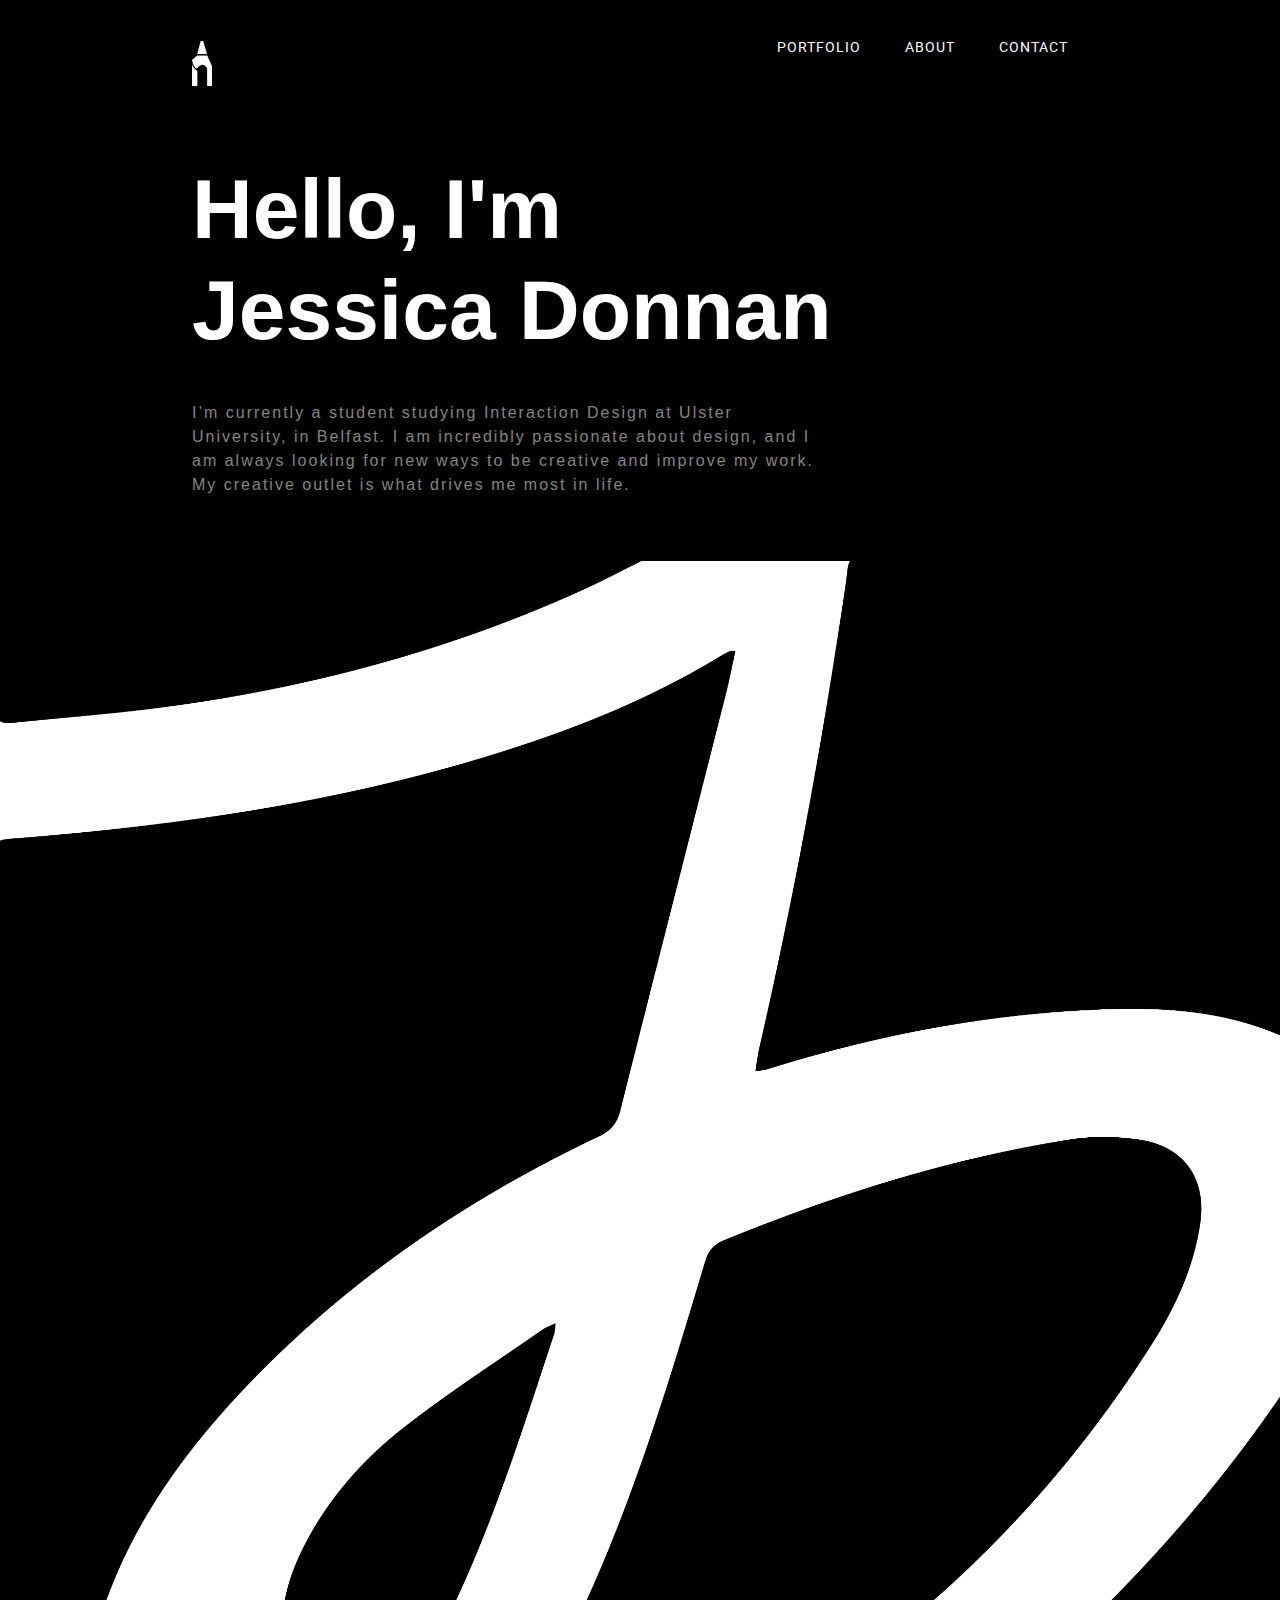
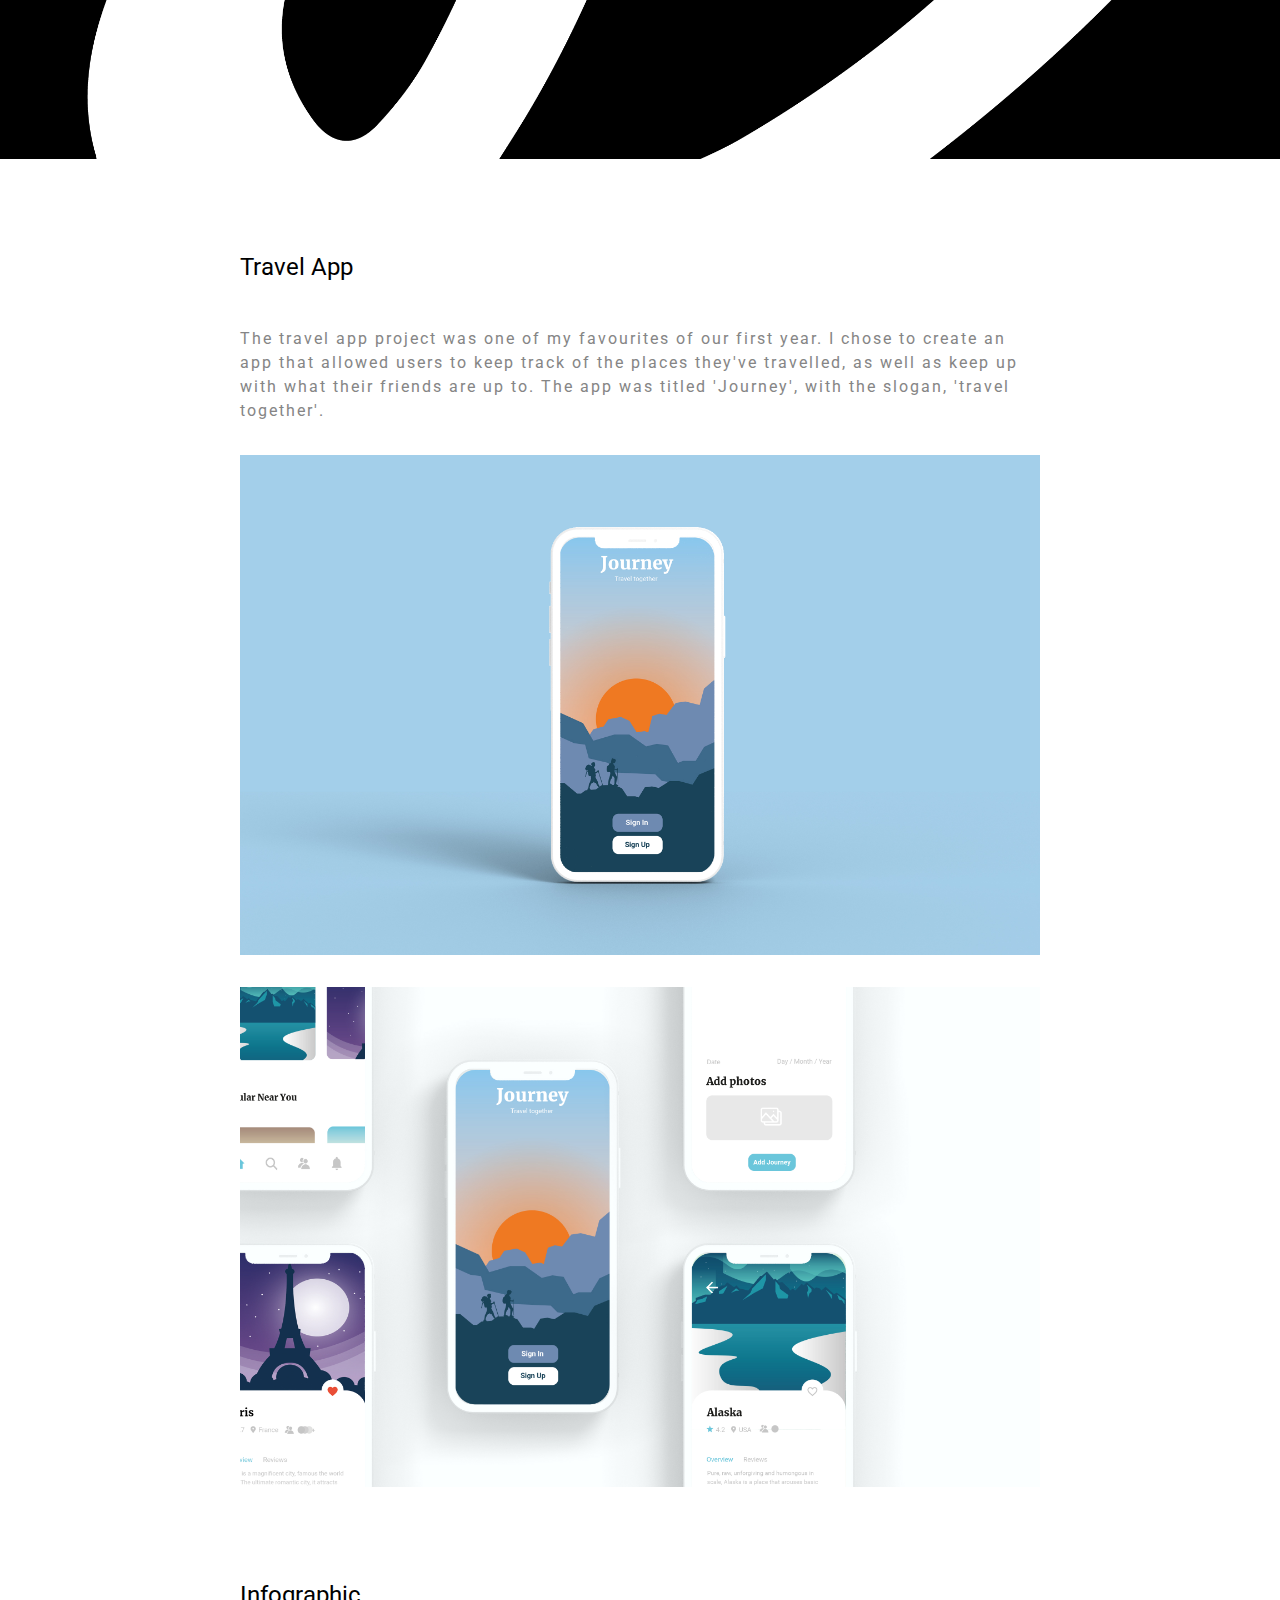
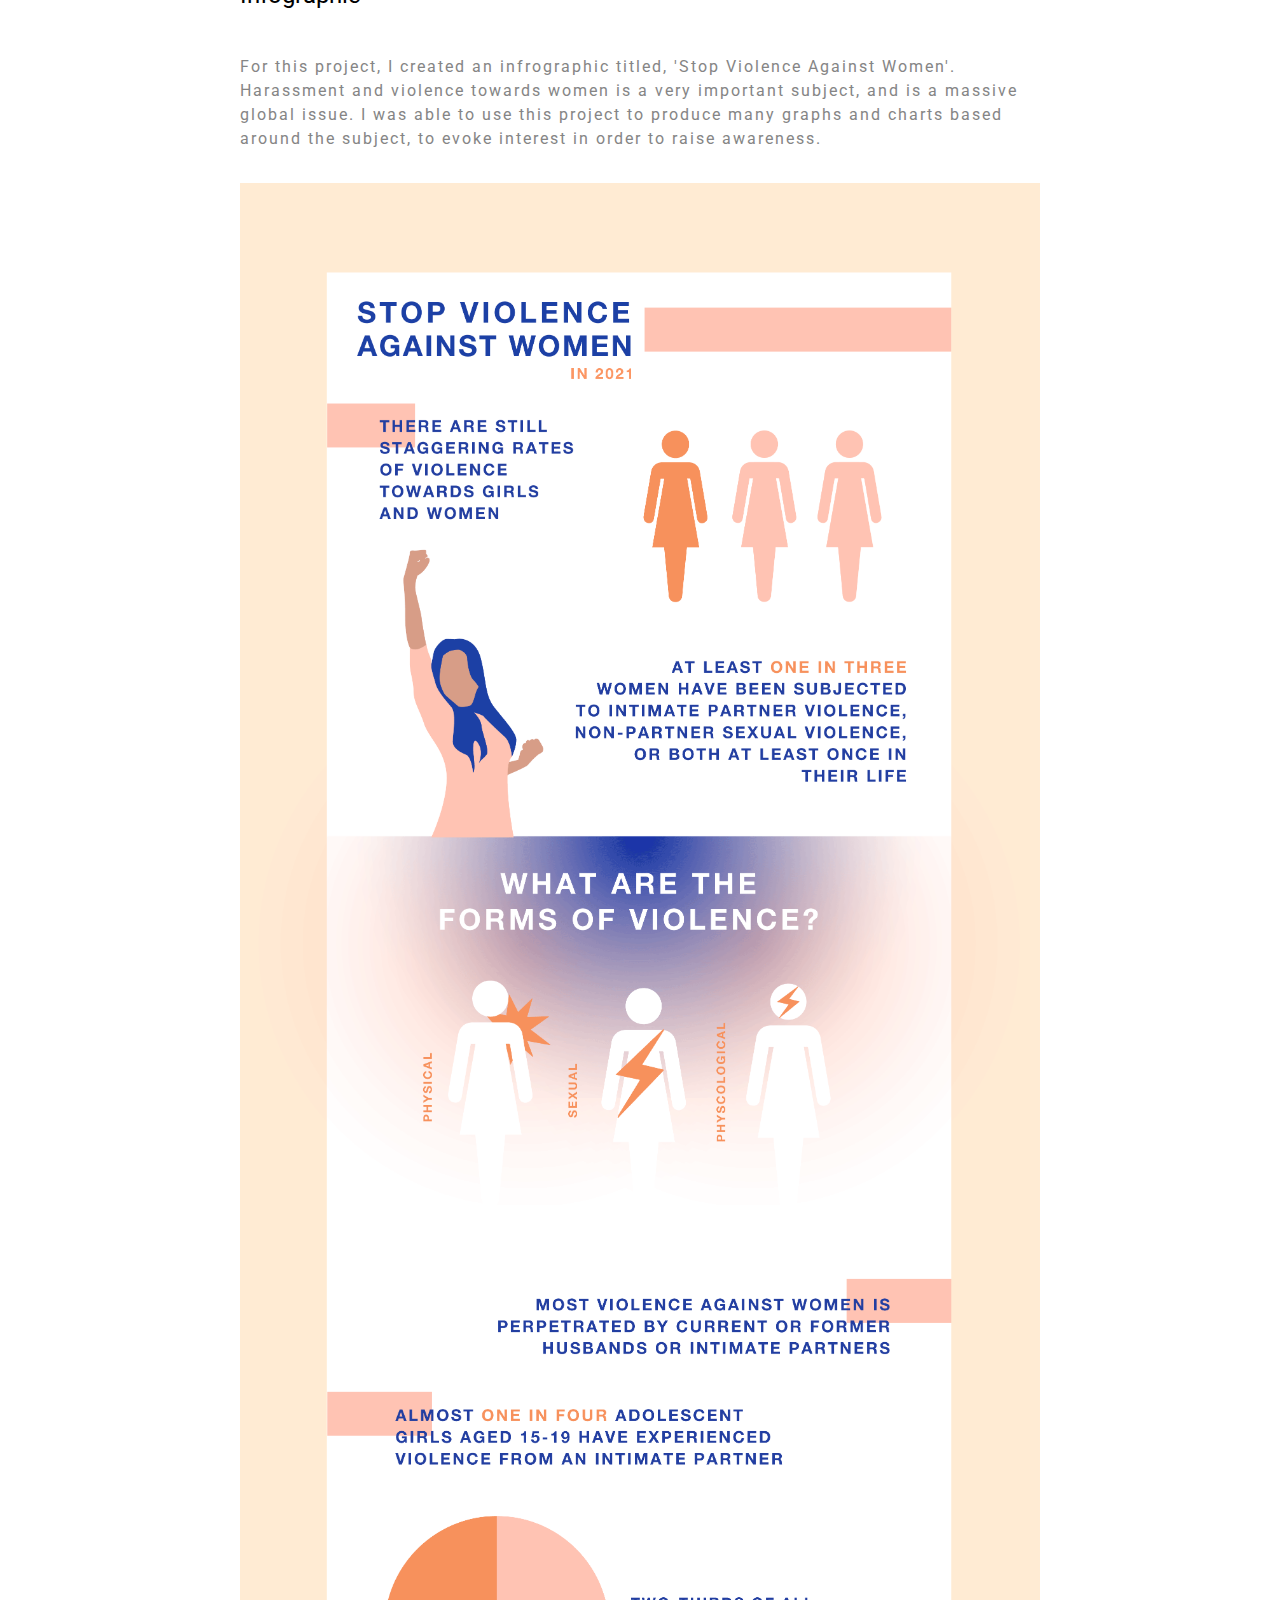
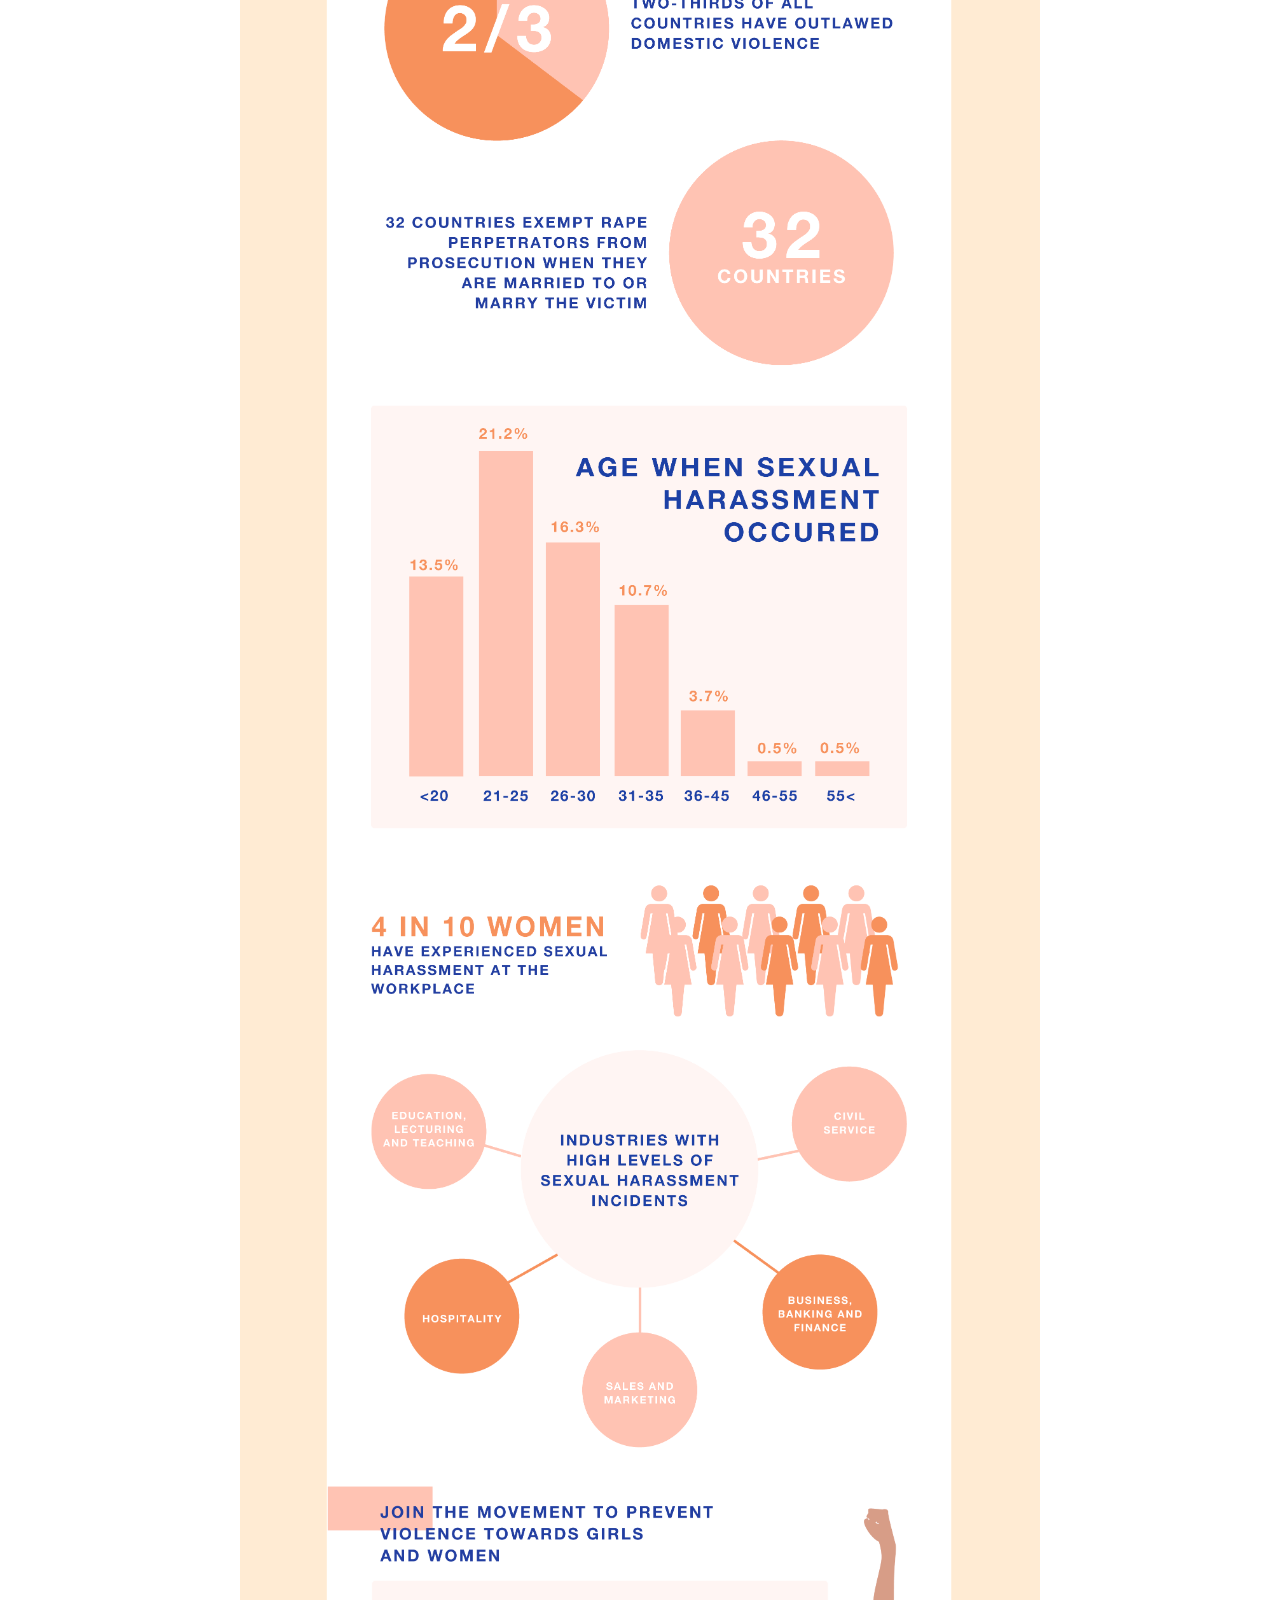
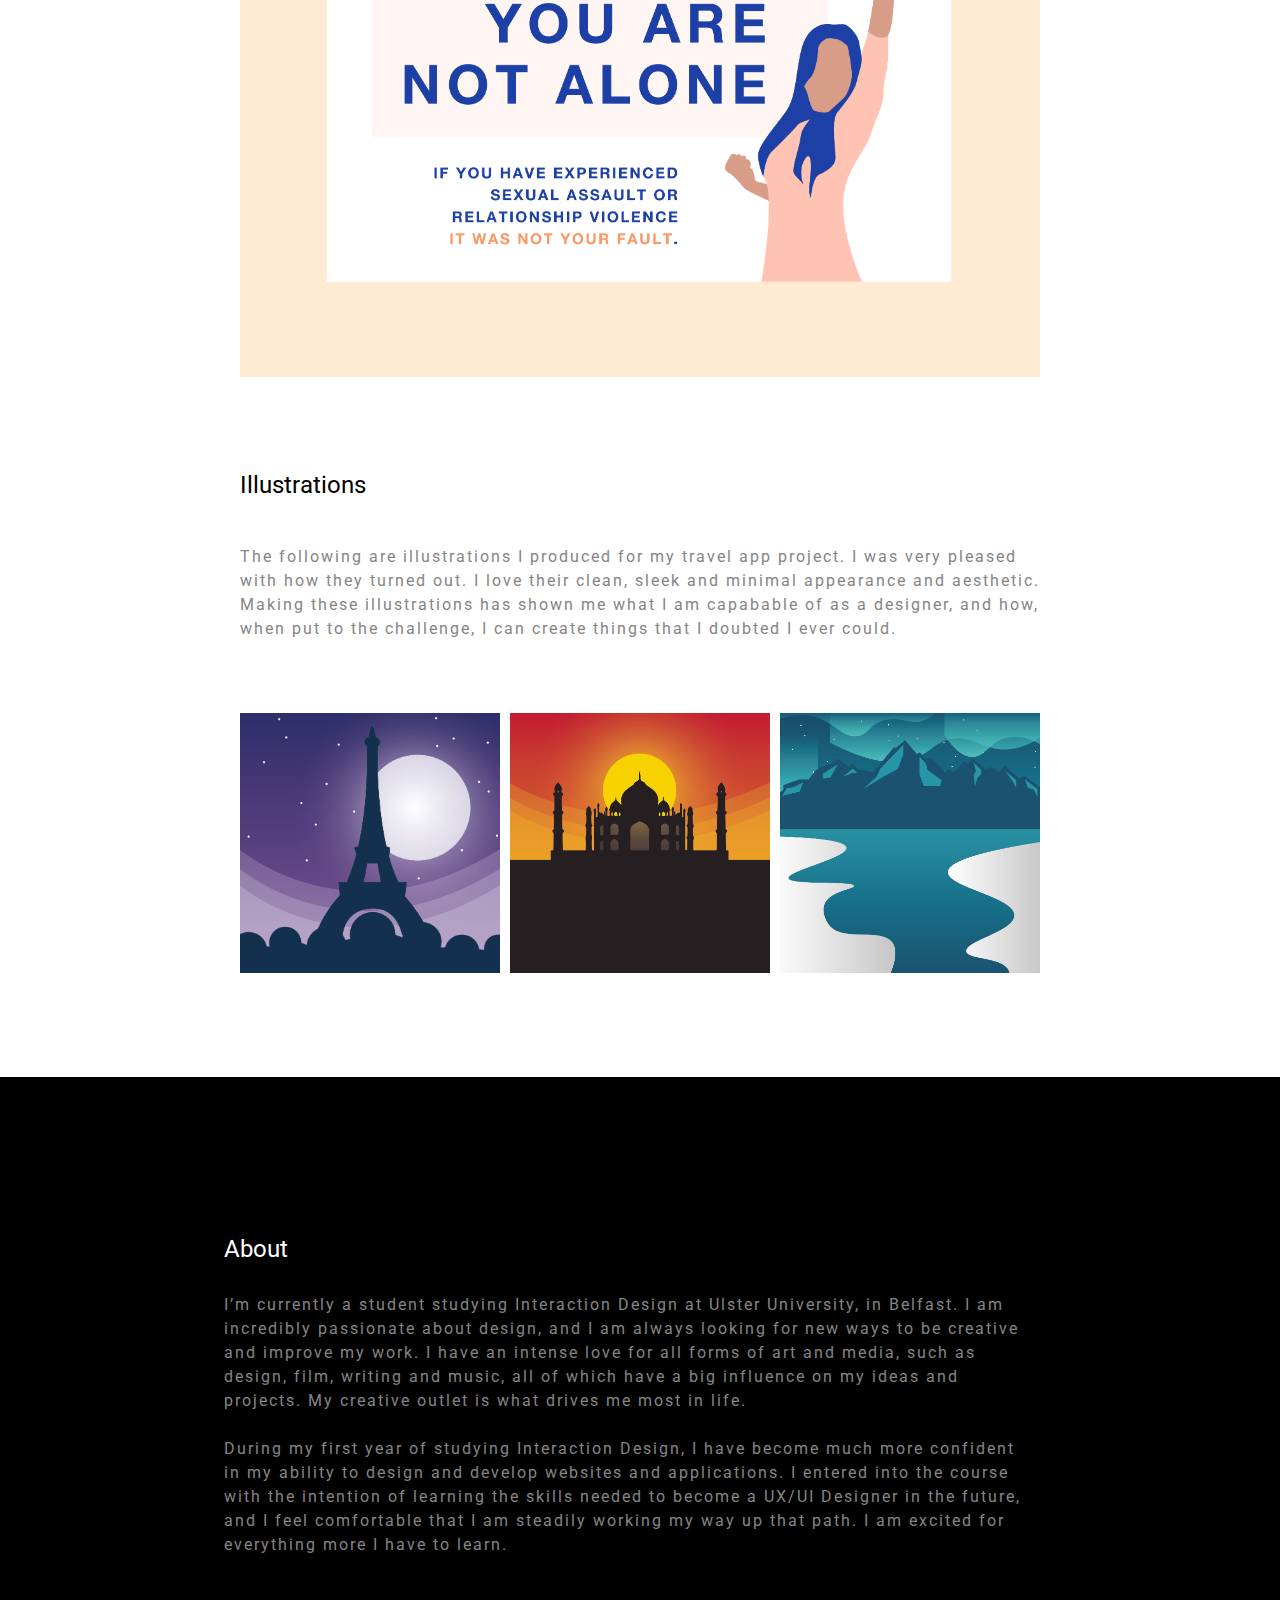
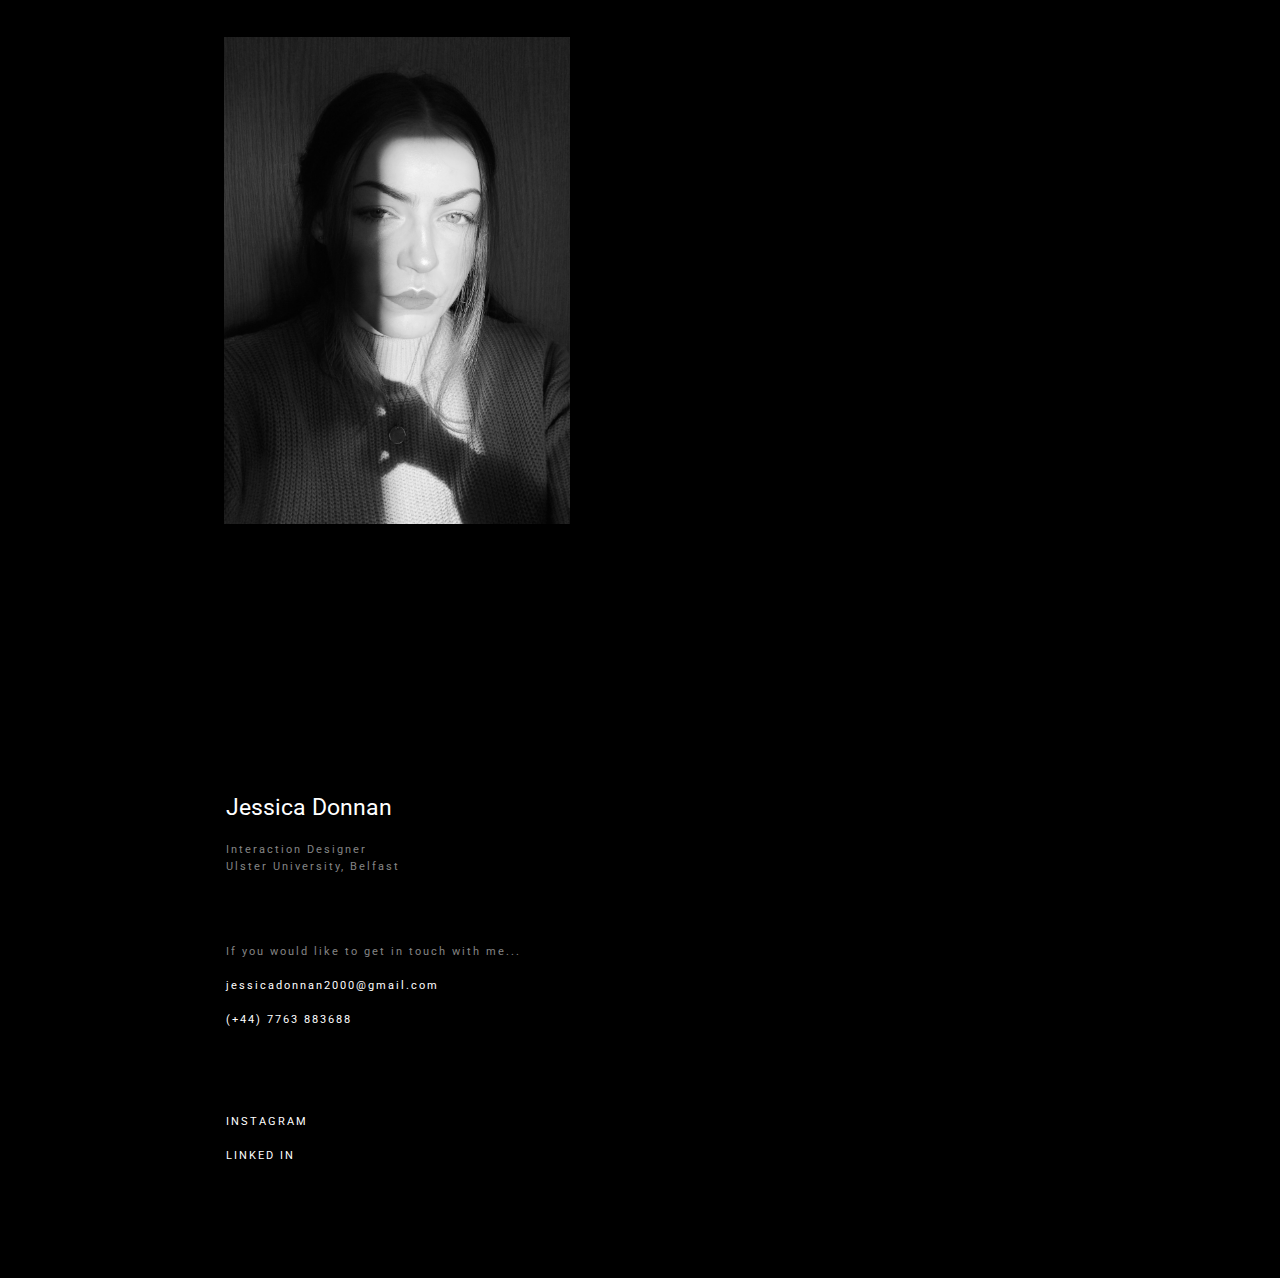
<file: index.html>
<!DOCTYPE html>
<html lang="en">
  <head>
    <title>Jessica Donnan</title>
    <meta charset="utf-8">
    <meta http-equiv="X-UA-Compatible" content="IE=edge">
    <meta name="viewport" content="width=device-width, initial-scale=1">
    
    <!---------- ADDING CSS WITH ERIC MEYER'S RESET THEN CONTENT-SPECIFIC ------------->
    <link rel="stylesheet" href="css/reset.css">
    <link rel="stylesheet" href="css/portfolio.css">

    <!---------- ADD YOUR OWN FONT STYLESHEET HERE ---------->
    <link href="<link rel="preconnect" href="https://fonts.gstatic.com">
    <link href="https://fonts.googleapis.com/css2?family=Lato&family=Roboto:wght@400;700&display=swap" rel="stylesheet">

</head>

    <body>
        <nav>
            <ul>
                <li class="logo"><a href="https://jessdonnan.github.io/portfolio/"><img style="float: left" src="img/marque.png" alt=" "/></a></li>
                <li><a href="#portfolio">Portfolio</a></li>
                <li><a href="#about">About</a></li>
                <li><a href="#contact">Contact</a></li>
            </ul>
        </nav>

        <div class="background-colour"><!--CHANGE THIS ON THE CSS TO APPLY A COLOUR TO MATCH YOUR OWN DESIGN-->
          <header>
            <!--- THIS IS WHERE YOUR MANIFESTO WILL GO -->
              <h1>Hello, I'm<br>Jessica Donnan</h1>
              <h4>I’m currently a student studying Interaction Design at Ulster University, in Belfast. I am incredibly passionate about design, and I am always looking for new ways to be creative and improve my work. My creative outlet is what drives me most in life.</h4>
          </header>
      
      </div>


<img class="monogram-img" src="img/monoblack.png" alt=" "/>





<section class="follow">
  <h2 style="color: black;">Travel App</h2>



     <p>The travel app project was one of my favourites of our first year. I chose to create an app that allowed users to keep track of the places they've travelled, as well as keep up with what their friends are up to. The app was titled 'Journey', with the slogan, 'travel together'.
     </p>


<!--THE IMAGE BELOW CAN BE REPLACED WITH A NUMBER OF SMALLER IMAGES IF REQUIRED.-->  
<div style="background-color: black;"><img src="img/travel1.jpg"  alt="portfolio image"/></div>
<br><br>
<div style="background-color: black;"><img src="img/travel2.jpg"  alt="portfolio image"/></div>

<!--move this before the image if you want the image to be full page size -->
</section>











<section class="follow">
  <h2 style="color: black;">Infographic</h2>



     <p>For this project, I created an infrographic titled, 'Stop Violence Against Women'. Harassment and violence towards women is a very important subject, and is a massive global issue. I was able to use this project to produce many graphs and charts based around the subject, to evoke interest in order to raise awareness.
     </p>


<!--THE IMAGE BELOW CAN BE REPLACED WITH A NUMBER OF SMALLER IMAGES IF REQUIRED.-->  
<div style="background-color: black;"><img src="img/infographic.png"  alt="portfolio image"/></div>

<!--move this before the image if you want the image to be full page size -->
</section>









<section id="portfolio"><h2 style="color: #000000;">Illustrations</h2>


	<p>The following are illustrations I produced for my travel app project. I was very pleased with how they turned out. I love their clean, sleek and minimal appearance and aesthetic. Making these illustrations has shown me what I am capabable of as a designer, and how, when put to the challenge, I can create things that I doubted I ever could.</p>
</section>
<div>	
<!--------------------PORTFOLIO THIS IS WHERE CSS GRID KICKS IN -------------------->

      <ul class="portfolio" >
      <a href="http://blogs.ulster.ac.uk/jessicadonnan/2021/02/27/ixd104-travel-app-illustrations/" target="_blank"><!--THIS TURNS THE FIRST IMAGE INTO A LINK. THIS COULD BE USED TO LINK TO A CASE STUDY PAGE FOR A PROJECT -->
        <li>
              <img class="portfolio-img" src="img/paris.png" alt="image 1" />
              <!--<h1 class="portfolio-title">Image One</h1>--><!--YOU CAN ADD A CAPTION HERE IF YOU WISH-->
          </li>
      </a>
          <li><img class="portfolio-img" src="img/agra.png" alt=" "/></li>
          <li><img class="portfolio-img" src="img/alaska.png" alt=" "/></li>

          
      </ul>
    </div>










  <!--- <section id="portfolio"><h2 style="color: #000000;">Nine Iterations</h2>


	<p>For our Nine Iterations project, we were placed into groups and tasked with collecting one hundred examples of one of the follow categories: point, line or plane. Our group chose point, and we chose to focus our research on food.
    </p>
    <p>I decided to focus my project on fruit, specifically three kinds: kiwi, lemon and grapefruit. I chose these three because they have three prominent colours and distinctive, round shapes. I wanted the images to tell a story in terms of the number of fruit there were in each picture. 
    </p>
</section>
<div>	


<!--------------------PORTFOLIO THIS IS WHERE CSS GRID KICKS IN -------------------->
<!---
      <ul class="portfolio" >
      <a href="http://blogs.ulster.ac.uk/jessicadonnan/2020/10/05/ixd01-point-line-and-plane-group-project/" target="_blank"><!--THIS TURNS THE FIRST IMAGE INTO A LINK. THIS COULD BE USED TO LINK TO A CASE STUDY PAGE FOR A PROJECT -->
        
        <!--
        <li>

              <img class="portfolio-img" src="img/iteration1.png" alt="image 1" />
              <!--<h1 class="portfolio-title">Image One</h1>--><!--YOU CAN ADD A CAPTION HERE IF YOU WISH-->
          
          <!---
            </li>
      </a>
          <li><img class="portfolio-img" src="img/iteration2.png" alt=" "/></li>
          <li><img class="portfolio-img" src="img/iteration3.png" alt=" "/></li>
          <li><img class="portfolio-img" src="img/iteration4.png" alt=" "/></li>
          <li><img class="portfolio-img" src="img/iteration5.png" alt=" "/></li>
          <li><img class="portfolio-img" src="img/iteration6.png" alt=" "/></li>
          <li><img class="portfolio-img" src="img/iteration7.png" alt=" "/></li>
          <li><img class="portfolio-img" src="img/iteration8.png" alt=" "/></li>
          <li><img class="portfolio-img" src="img/iteration9.png" alt=" "/></li>
          
      </ul>
    </div>

    
    <section class="follow">
        <h2 style="color: black;">Follow The Rhythm</h2>
    


           <p>For this project, we had to take the influence of one of our favourite songs, and present it in a way that was appropriately relevant to the artist/lyrics. The song I chose for this project was Running in the Night by FM-84. The song and band has a lot of 80's influence, so I wanted to incorporate that into the project. I also wanted to take into consideration the colours of the album cover, and how it contains typical elements of synth-wave and retro-wave.</p>
     

   <!--THE IMAGE BELOW CAN BE REPLACED WITH A NUMBER OF SMALLER IMAGES IF REQUIRED.-->  
   <!--<div style="background-color: black;"><img src="img/follow.jpeg"  alt="portfolio image"/></div>

   <!--move this before the image if you want the image to be full page size -->
  <!--</section>--->

  <ul class="about" >
<h8>About</h8>
<br><br>
<br><h4>I’m currently a student studying Interaction Design at Ulster University, in Belfast. I am incredibly passionate about design, and I am always looking for new ways to be creative and improve my work. I have an intense love for all forms of art and media, such as design, film, writing and music, all of which have a big influence on my ideas and projects. My creative outlet is what drives me most in life.
<br>
<br>
  During my first year of studying Interaction Design, I have become much more confident in my ability to design and develop websites and applications. I entered into the course with the intention of learning the skills needed to become a UX/UI Designer in the future, and I feel comfortable that I am steadily working my way up that path. I am excited for everything more I have to learn.
</h4>


<img src="img/about.jpeg" class="aboutpic"  height="487" width="346"/>
</ul>
<!----------------- FOOTER ------------------>
<footer id="contact">

<!------------- EMAIL ------------------>

<h5>Jessica Donnan</h5>
<h6>Interaction Designer
  <br>Ulster University, Belfast
  <br><br><br><br>
  <br>If you would like to get in touch with me...
  <br><br><a href="mailto: jessicadonnan2000@gmail.com">jessicadonnan2000@gmail.com</a>
  <br><br><a href="tel: 07763883688">(+44) 7763 883688</a>
  <br><br><br><br>
  <br><br><a href="https://www.instagram.com/jessdonnandesign/">INSTAGRAM</a>
  <br><br><a href="https://www.linkedin.com/in/jessica-donnan-7094b41b6">LINKED IN</a>


</h6>

</footer>
</body>
</html>
</file>
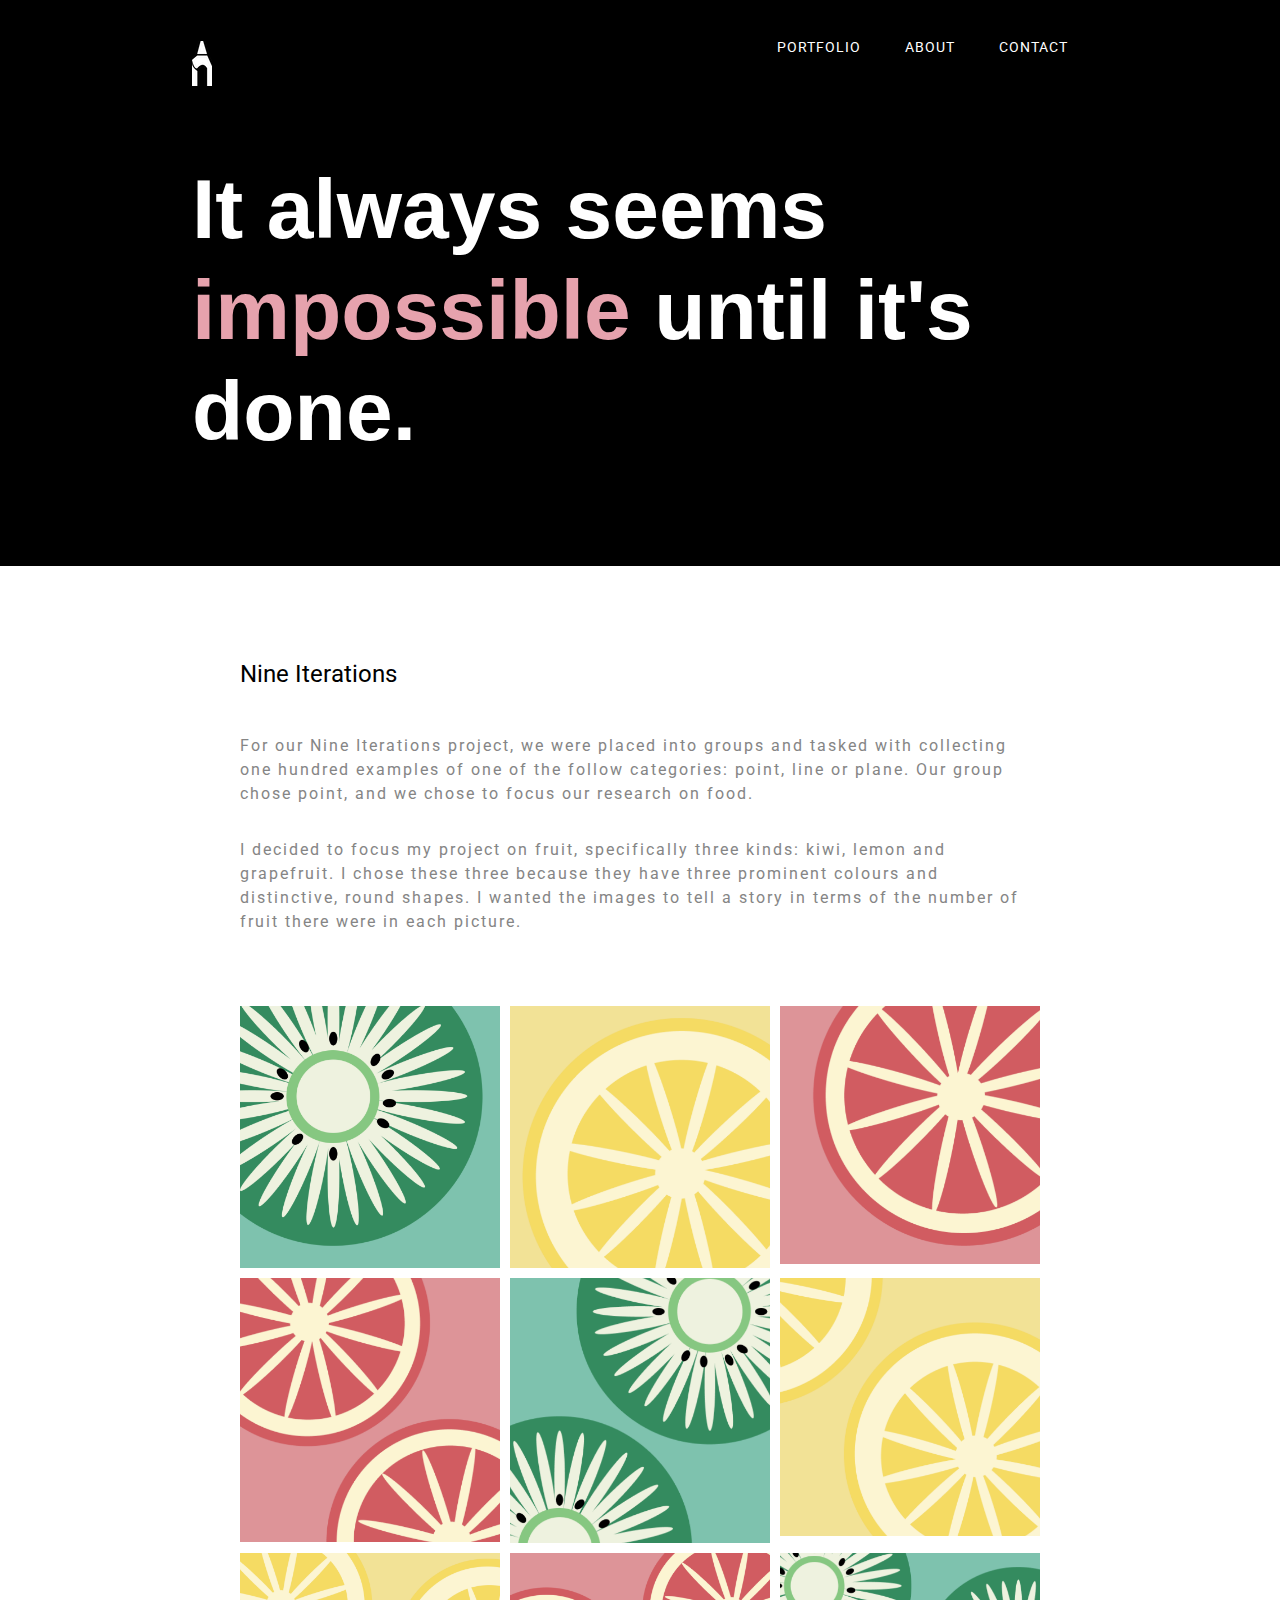
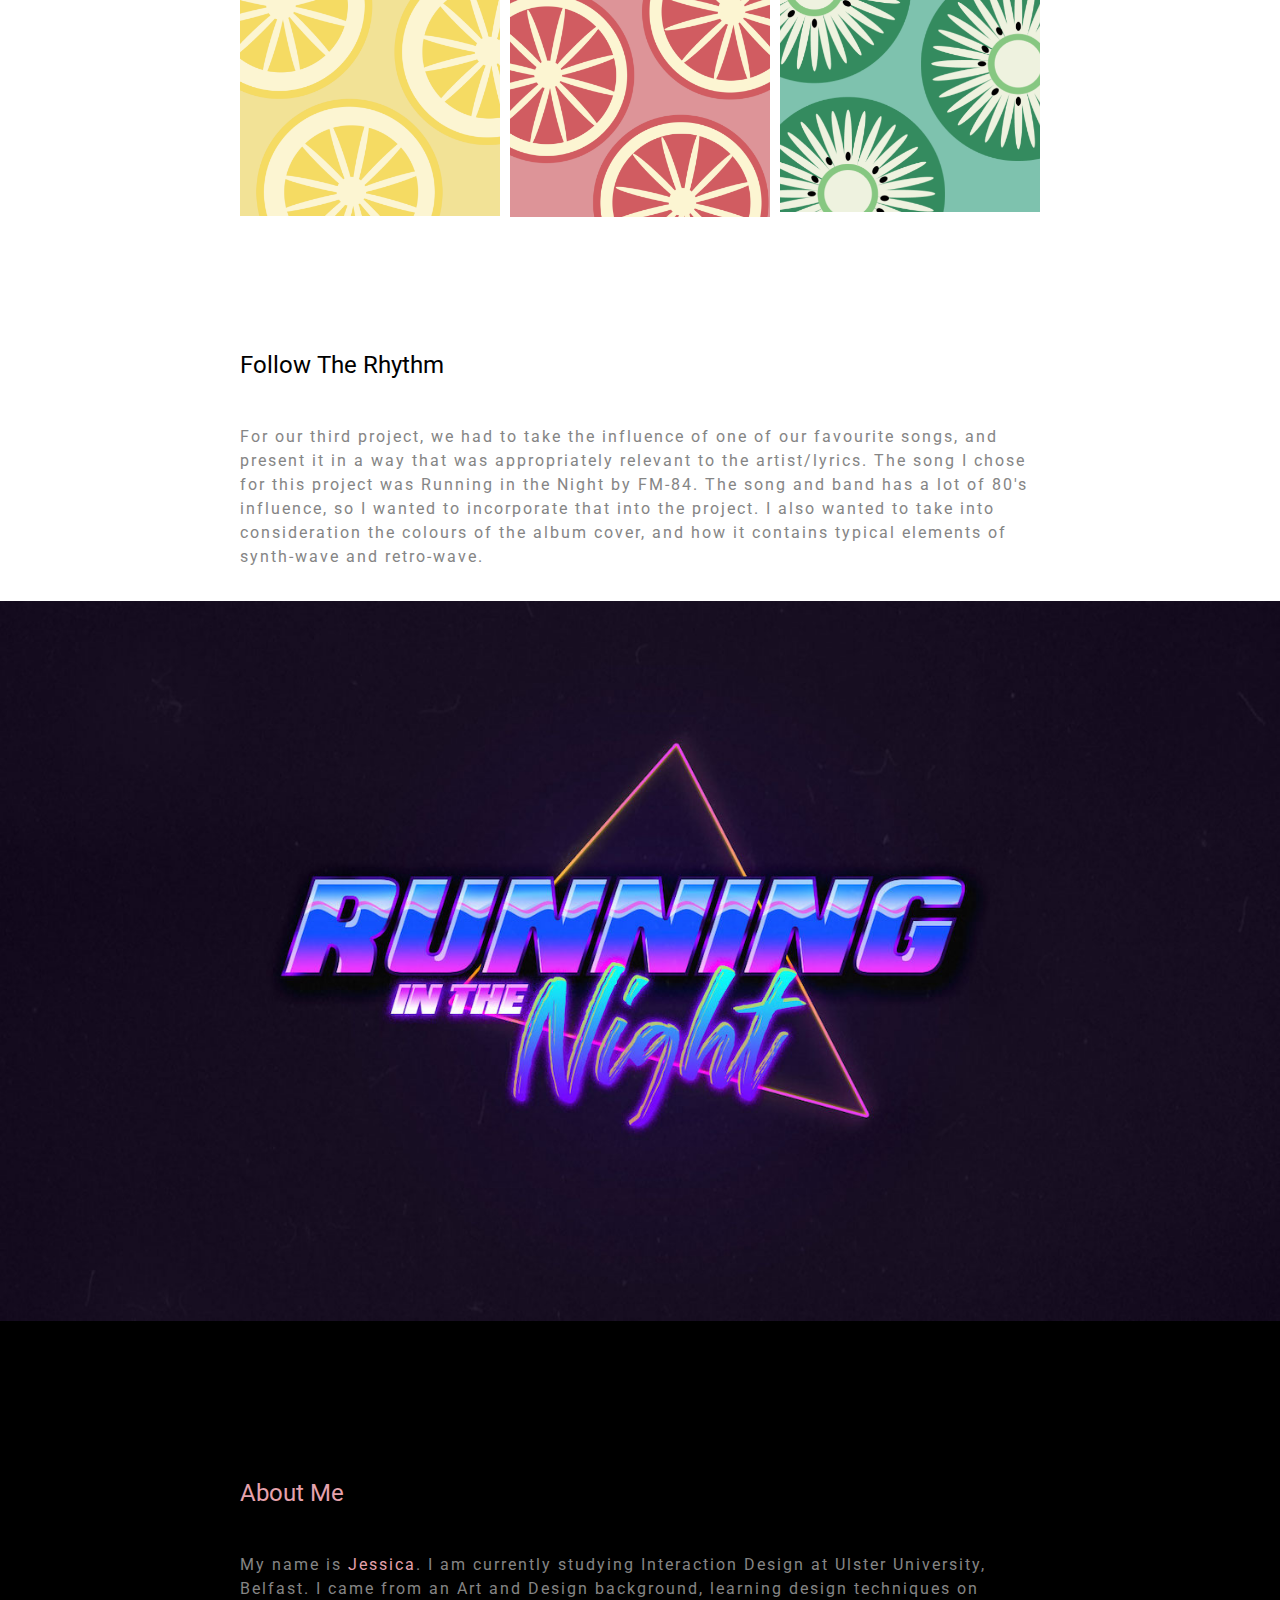
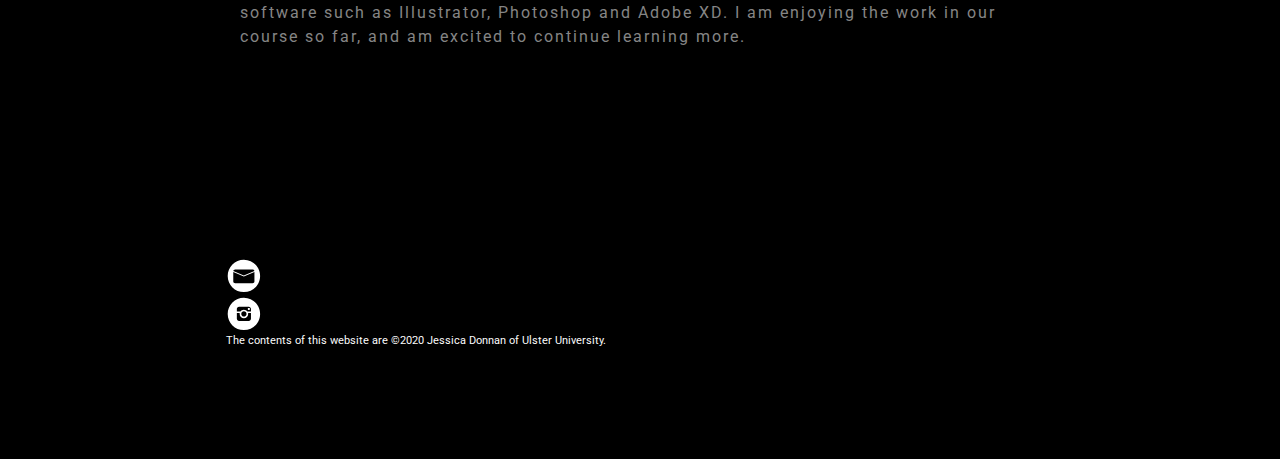
<file: portfolio.html>
<!DOCTYPE html>
<html lang="en">
  <head>
    <title>Jessica Donnan</title>
    <meta charset="utf-8">
    <meta http-equiv="X-UA-Compatible" content="IE=edge">
    <meta name="viewport" content="width=device-width, initial-scale=1">
    
    <!---------- ADDING CSS WITH ERIC MEYER'S RESET THEN CONTENT-SPECIFIC ------------->
    <link rel="stylesheet" href="css/reset.css">
    <link rel="stylesheet" href="css/portfolio.css">

    <!---------- ADD YOUR OWN FONT STYLESHEET HERE ---------->
    <link href="<link rel="preconnect" href="https://fonts.gstatic.com">
    <link href="https://fonts.googleapis.com/css2?family=Lato&family=Roboto:wght@400;700&display=swap" rel="stylesheet">

</head>

    <body>
        <nav>
            <ul>
                <li class="logo"><a href="https://jessdonnan.github.io/portfolio/"><img style="float: left" src="img/marque.png" alt=" "/></a></li>
                <li><a href="#portfolio">Portfolio</a></li>
                <li><a href="#about">About</a></li>
                <li><a href="#contact">Contact</a></li>
            </ul>
        </nav>

        <div class="background-colour"><!--CHANGE THIS ON THE CSS TO APPLY A COLOUR TO MATCH YOUR OWN DESIGN-->
          <header>
            <!--- THIS IS WHERE YOUR MANIFESTO WILL GO -->
              <h1>It always seems <span style="color: #e6a2ad">impossible</span> until it's done.</h1>
          </header>
      
      </div>

<section id="portfolio"><h2 style="color: #000000;">Nine Iterations</h2>


	<p>For our Nine Iterations project, we were placed into groups and tasked with collecting one hundred examples of one of the follow categories: point, line or plane. Our group chose point, and we chose to focus our research on food.
    </p>
    <p>I decided to focus my project on fruit, specifically three kinds: kiwi, lemon and grapefruit. I chose these three because they have three prominent colours and distinctive, round shapes. I wanted the images to tell a story in terms of the number of fruit there were in each picture. 
    </p>
</section>
<div>	
<!--------------------PORTFOLIO THIS IS WHERE CSS GRID KICKS IN -------------------->

      <ul class="portfolio" >
      <a href="http://blogs.ulster.ac.uk/jessicadonnan/2020/10/05/ixd01-point-line-and-plane-group-project/" target="_blank"><!--THIS TURNS THE FIRST IMAGE INTO A LINK. THIS COULD BE USED TO LINK TO A CASE STUDY PAGE FOR A PROJECT -->
        <li>
              <img class="portfolio-img" src="img/iteration1.png" alt="image 1" />
              <!--<h1 class="portfolio-title">Image One</h1>--><!--YOU CAN ADD A CAPTION HERE IF YOU WISH-->
          </li>
      </a>
          <li><img class="portfolio-img" src="img/iteration2.png" alt=" "/></li>
          <li><img class="portfolio-img" src="img/iteration3.png" alt=" "/></li>
          <li><img class="portfolio-img" src="img/iteration4.png" alt=" "/></li>
          <li><img class="portfolio-img" src="img/iteration5.png" alt=" "/></li>
          <li><img class="portfolio-img" src="img/iteration6.png" alt=" "/></li>
          <li><img class="portfolio-img" src="img/iteration7.png" alt=" "/></li>
          <li><img class="portfolio-img" src="img/iteration8.png" alt=" "/></li>
          <li><img class="portfolio-img" src="img/iteration9.png" alt=" "/></li>
          
      </ul>
    </div>


    
    <section class="follow">
        <h2 style="color: black;">Follow The Rhythm</h2>
    


           <p>For our third project, we had to take the influence of one of our favourite songs, and present it in a way that was appropriately relevant to the artist/lyrics. The song I chose for this project was Running in the Night by FM-84. The song and band has a lot of 80's influence, so I wanted to incorporate that into the project. I also wanted to take into consideration the colours of the album cover, and how it contains typical elements of synth-wave and retro-wave.</p>
     </section>

   <!--THE IMAGE BELOW CAN BE REPLACED WITH A NUMBER OF SMALLER IMAGES IF REQUIRED.-->  
   <div style="background-color: black;"><img src="img/follow.jpeg"  alt="portfolio image"/></div>

   <div class="background-colour" id="about">
     <section>
       <h2 style="color:#e6a2ad;">About Me</h2>
         <p>My name is <span style="color: #e6a2ad">Jessica</span>. I am currently studying Interaction Design at Ulster University, Belfast. I came from an Art and Design background, learning design techniques on software such as Illustrator, Photoshop and Adobe XD. I am enjoying the work in our course so far, and am excited to continue learning more. 
     </p>
     </section>
   </div>
 
<!----------------- FOOTER ------------------>
<footer id="contact">
  <ul class="connections">

<!------------- EMAIL ------------------>
       <li><a href="mailto:donnan-j2ulster.ac.uk" title="send me an email">
          <svg width="36" height="36" viewBox="0 0 36 36">
      <g></g>
            <path  d="M17.902 1.699c-8.949 0-16.203 7.254-16.203 16.203s7.254 16.203 16.203 16.203c8.949 0 16.203-7.254 16.203-16.203 0-8.949-7.254-16.203-16.203-16.203zM9.168 11.487h17.371c0.99 0 1.794 0.699 1.878 1.588l-10.599 4.53-10.532-4.501c0.069-0.903 0.88-1.618 1.881-1.618zM28.434 23.494c0 0.961-0.848 1.739-1.895 1.739h-17.371c-1.047 0-1.895-0.778-1.895-1.739v-9.566l10.558 4.511 0.008-0.013 10.595-4.529v9.597z" fill="#fff"/>
        </svg>
        </a>
        </li>
    <li><a href="https://www.instagram.com/jessdonnandesign/" title="Visit the IxD Belfast Instagram account" target="_blank" >
      <svg width="36" height="36" viewBox="0 0 36 36">
      <g></g>
         <path d="M17.903 1.699c-8.949 0-16.204 7.254-16.204 16.203s7.254 16.203 16.204 16.203c8.948 0 16.203-7.254 16.203-16.203 0-8.949-7.254-16.203-16.203-16.203zM24.957 22.747c0 1.218-0.992 2.206-2.207 2.206h-9.694c-1.221 0-2.207-0.989-2.207-2.206v-5.667h2.87c-0.059 0.267-0.081 0.535-0.081 0.819 0 2.357 1.901 4.26 4.264 4.26 2.352 0 4.263-1.903 4.263-4.26 0-0.284-0.027-0.553-0.080-0.819h2.872v5.667zM15.277 17.899c0-1.451 1.177-2.629 2.624-2.629 1.451 0 2.621 1.177 2.621 2.629 0 1.458-1.17 2.625-2.621 2.625-1.446 0-2.624-1.168-2.624-2.625zM24.957 15.437h-3.572c-0.769-1.089-2.049-1.803-3.484-1.803-1.438 0-2.707 0.713-3.487 1.803h-3.566v-2.385c0-1.22 0.986-2.2 2.207-2.2h9.693c1.216 0 2.207 0.981 2.207 2.2v2.385z" fill="#fff" />
         <path d="M23.438 11.995h-1.185c-0.215 0-0.399 0.174-0.399 0.39v1.182c0 0.224 0.183 0.399 0.399 0.399h1.185c0.21 0 0.393-0.176 0.393-0.399v-1.182c0-0.216-0.181-0.39-0.393-0.39z" fill="#fff" />
       </svg>
       </a>
         </li>
         </ul>

      <small>The contents of this website are ©2020 Jessica Donnan of Ulster University. </small>
</footer>
</body>
</html>
</file>
<file: css/portfolio.css>
/* ------------------ GLOBAL STYLING --------------------*/
body {
    font-family: 'Roboto', sans-serif;
    font-style: normal;
    color: #333;}

  section {    
    width: 80%;
    max-width: 800px;
    margin: auto;}

  h1, h2, {
    font-family: 'Open Sans', sans-serif;
    font-weight: 500;
    font-style: normal;}
  
  /*---- ESTABLISH YOUR OWN TYPOGRAPHIC HIERARCHY WHICH SHOULD BE BASED ON YOUR FONT CHOICES ----*/
  h1 {font-size: 4em; }
  h2 {font-size: 1.5em;
     color: #000000;
    margin-top: 4em;
  margin-bottom: 2em;}
  h3 {font-size: 1.90em;
     margin: 3em 0 1em 0}
  h4 {font-size: 1em;
     color: #858585;
      letter-spacing: 2px;
       padding-right: 16em;
        line-height: 1.5em}
  h5 {font-size: 2em;
     color: #ffffff;}
  h6 {font-size: 1em;
     color: #858585;
      letter-spacing: 2px;
       padding-right: 16em;
        line-height: 1.5em;
         padding-top: 2em;}
  h7 {font-size: 1em;
     color: #8d8d8d;
      padding-bottom: 2em;
       letter-spacing: 2px;
        line-height: 1.5em;}
  h8 {font-size: 1.5em;
     color: #ffffff;}

  p {font-size: 1em;
    color: #858585;
     letter-spacing: 2px;
       line-height: 1.5em;
      padding-bottom: 2em;}
  
  header {
    width: 70%;
    font-family: 'Open Sans', sans-serif;
    max-width: 1000px;
    margin: auto;
    color: #ffffff;}
  
  header h1 { 
    margin-bottom: 40px;
    font-size: 5.25em;
    font-weight: bold;
    line-height: 1.2;
    text-align: left;
    }
  header h2 {
    font-family: 'Open Sans', sans-serif;
    font-size: 2em;
    line-height: 1.5;
    padding-bottom: 0em;
  }
  
  .highlight {color: #000000}

    /*---------------- IMAGES ------------------*/

  .monogram-img {
    width: 100%;
    object-fit: cover;
  }

  .about {
    background-color: #000000;
    padding-left: 10em;
    margin-top: 4em;
}

  /*---------------- PORTFOLIO SECTION ------------------*/
  
 /* .portfolio h2 { max-width: 960px; margin: 3em auto;} */
  
 .portfolio{
    max-width: 800px;
    margin: auto;
    padding: 40px 0;
    display: grid;
    grid-gap: 10px;
    /* grid-template-columns: repeat(3, 1fr);
    grid-auto-rows: minmax(100px auto); */
  
  grid-template-columns: repeat(auto-fill, minmax(250px, 1fr) ) ; 
  }
   
  .portfolio h1 {
    text-align: center}
  
  li {
    position: relative;}
  
  .portfolio-img {
    width: 100%;
    object-fit: cover;
  }

  .marque-img {
    margin-right: 5em;
    width: 1em;
    object-fit: cover;
  }

  
  .portfolio-title {
    font-family: 'Open Sans', sans-serif;
    position: absolute;
    bottom: 0;
    width: 100%;
    font-size: 0.85em;
    font-weight: bold;
    background-color: rgba(0, 0, 0, 0.8);
    margin-bottom: 0;
  }
  
  .portfolio-title:hover {
    background: #333;
    color: #fff
  }
  
  /*---------------- BACKGROUNDS ----------------*/
  .background-colour {
      padding: 4em 0;
      background: #000000;
      color: #ffffff;}
  
  
  /*--------------------- STYLING LINKS -----------------*/
  a {
    color: #000000;
    text-decoration: none;
  }
  
  a:hover {
    color: #103254;
    border-bottom: 1px dotted;}
  
  .biog a {
      color: #fafafa;
      border-bottom: 1px dotted;
    }
    
  .biog a:hover {
      color: #103254;
  }
    
  .background-colour a {
    color: #bcdbd2);
    text-decoration: none;}
  
  .background-colour a:hover {
    color: #fafafa;
    border-bottom: 1px dotted;}
  
  .portfolio a {
    color: #103254;
    border-bottom: none;}
  
  .portfolio a:hover {
    opacity: .8;}
  
  /*------------------- NAVIGATION ------------------*/
  nav {
    top: 0;
    left: 0;
    margin: 0;
    width: 100;
    background-color: rgb(0, 0, 0);
    padding: 3em 0;
    font-size: 0.85em;}
  
  nav ul {
    padding-right: 15vw;
    padding-left: 15vw;
    text-align: right;
    text-transform: uppercase;
    letter-spacing: 1px;}
    
  
  nav ul li {
    display: inline;
    margin: 20px;
    background: none;}
  
  nav a:link {
    color: #ffffff}

    nav a:visited {
      color: #ffffff}
  
  nav a:hover {
    border-bottom: none;
    color: #b8b8b8;
    transition: all 0.3s ease-in-out; } 
    
  .logo {
      align: left;
      padding-left: 10em;
      width: 3%;
      Position: relative;
      Top: 12%;
      Transform: translateY(-40%)}
  
  /* ------------------- IMAGES -------------------- */
  img {
    display: block;
    margin: auto; 
    max-width: 100%; }

  /* ------------------- ABOUT -------------------- */
    
    .about {
      background-color: #000000;
      color: #ffffff;
      text-align: left;
      font-size: 1em;
      padding-top: 10em;
      padding-left: 14em;
      padding-bottom: 10em;
    }

  /* ------------------- ABOUT IMAGE -------------------- */
    
  .aboutpic {
    background-color: #000000;
    color: #ffffff;
    font-size: 1em;
    align-content: center;
    padding-top: 5em;
    padding-right: 50em;
  }



    /*---------------------------- FOOTER -----------------------------*/
footer {
  text-align: left;
  font-size: 0.707em;
  padding-top: 10em;
  padding-left: 20em;
  padding-bottom: 10em;
  margin: auto;
  color: #fafafa;
  background: #000000;
}

a:link {
  color: rgb(255, 255, 255);
  background-color: transparent;
  text-decoration: none;
}

a:visited {
  color: rgb(255, 255, 255);
  background-color: transparent;
  text-decoration: none;
}

a:hover {
  color: rgb(160, 160, 160);
  background-color: transparent;
  text-decoration: underline;
}

  
@media only screen and (max-width: 600px) {
  section {    
    width: 90%;
    margin: auto;}

header {
      width: 90%;
      margin-left: 5em;
      }

header h1 {font-size: 3.25em;}
header p {font-size: 1.25em;}

/* .portfolio {grid-template-columns: repeat(2, minmax(150px, 1fr)); }*/

}
</file>
